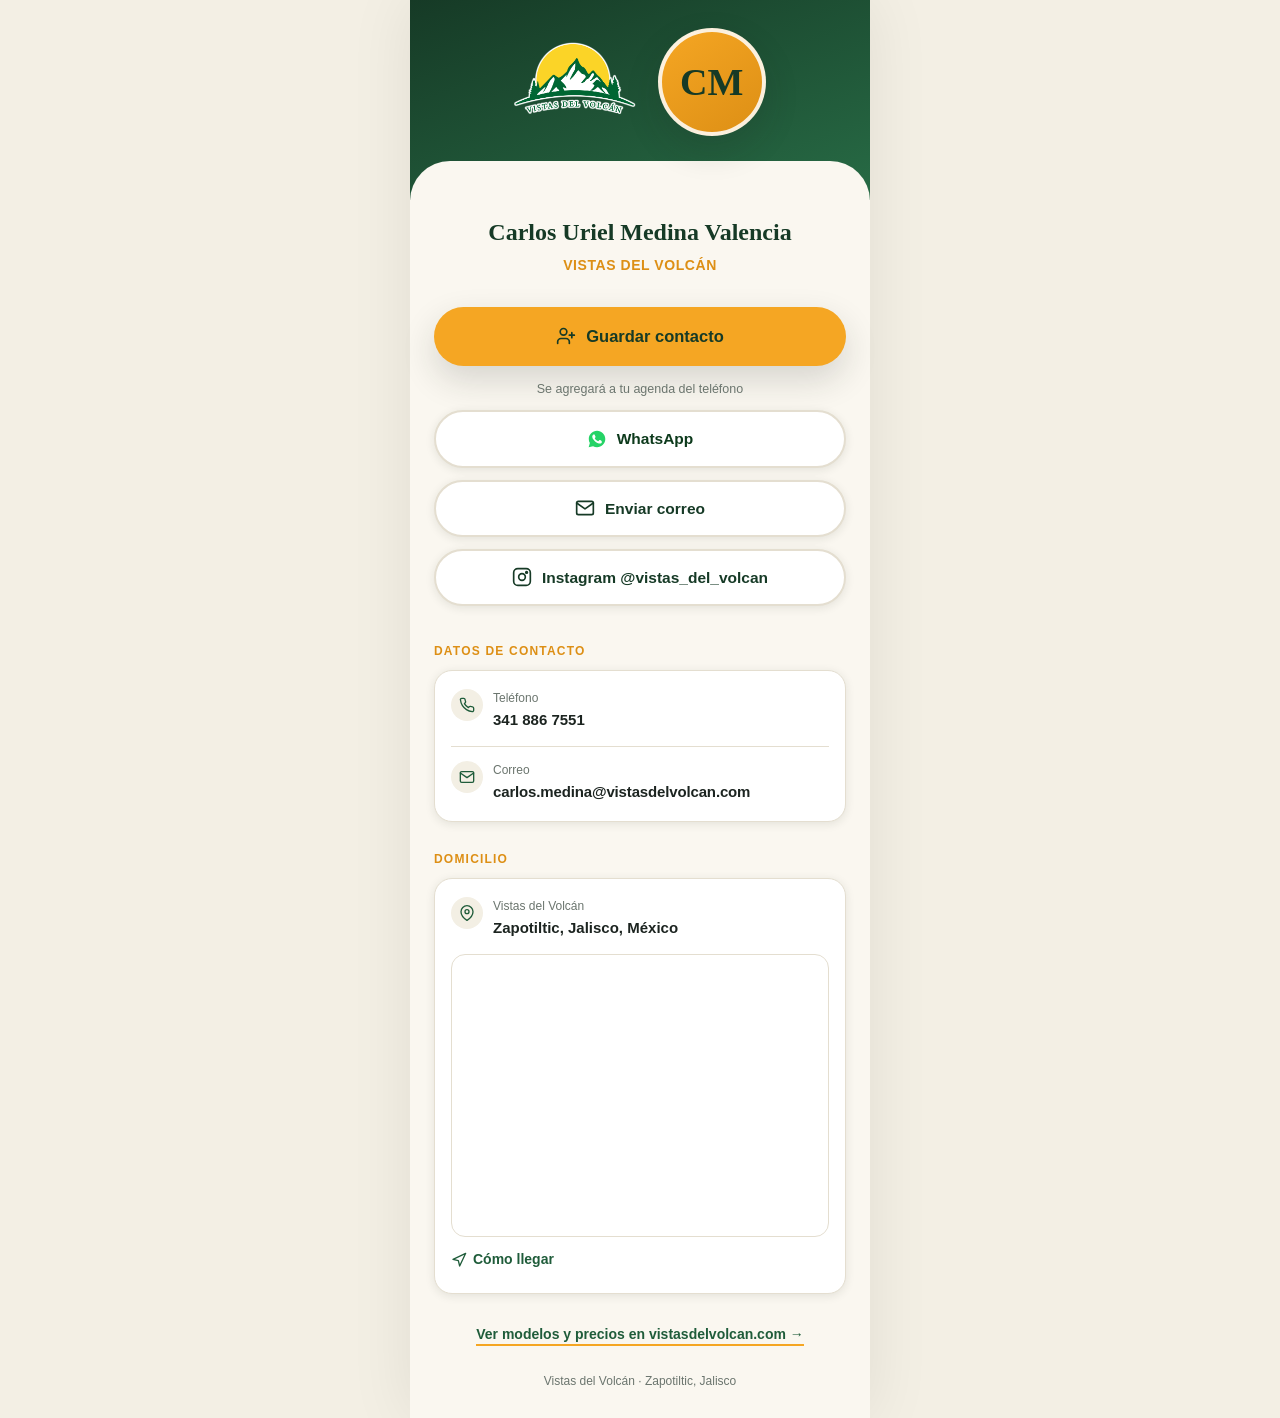
<file: tarjetacarlos/index.html>
<!DOCTYPE html>
<html lang="es-MX">
<head>
<meta charset="UTF-8">
<meta name="viewport" content="width=device-width, initial-scale=1.0, viewport-fit=cover">
<title>Carlos Medina — Vistas del Volcán</title>
<meta name="description" content="Tarjeta de presentación digital de Carlos Uriel Medina Valencia, Vistas del Volcán.">
<meta name="theme-color" content="#163a26">
<link rel="icon" href="../images/logo.png" type="image/png">
<link rel="apple-touch-icon" href="../images/logo.png">
<link rel="stylesheet" href="style.css">
</head>
<body>

<div class="page">

  <!-- HERO -->
  <div class="card-hero">
    <div class="hero-brand">
      <img class="card-logo" src="../images/logo-header.png" alt="Vistas del Volcán">
      <div class="avatar">CM</div>
    </div>
  </div>

  <!-- IDENTIDAD -->
  <div class="identity">
    <h1>Carlos Uriel Medina Valencia</h1>
    <span class="company">Vistas del Volcán</span>
  </div>

  <!-- ACCIONES -->
  <div class="actions">
    <a class="btn btn-primary" href="carlos-medina.vcf" download="Carlos Medina - Vistas del Volcan.vcf">
      <svg viewBox="0 0 24 24" fill="none" stroke="currentColor" stroke-width="2" stroke-linecap="round" stroke-linejoin="round"><path d="M16 21v-2a4 4 0 0 0-4-4H6a4 4 0 0 0-4 4v2"/><circle cx="9" cy="7" r="4"/><path d="M19 8v6M22 11h-6"/></svg>
      Guardar contacto
    </a>
    <p class="actions-note">Se agregará a tu agenda del teléfono</p>

    <a class="btn btn-secondary btn-whatsapp" href="https://wa.me/523418867551?text=Hola%20Carlos%2C%20vi%20tu%20tarjeta%20de%20Vistas%20del%20Volc%C3%A1n%20y%20me%20gustar%C3%ADa%20m%C3%A1s%20informaci%C3%B3n" target="_blank" rel="noopener">
      <svg viewBox="0 0 24 24" fill="currentColor"><path d="M12.04 2C6.58 2 2.13 6.45 2.13 11.91c0 1.79.47 3.47 1.28 4.93L2 22l5.28-1.38a9.9 9.9 0 0 0 4.76 1.21h.01c5.46 0 9.91-4.45 9.91-9.91C21.96 6.45 17.5 2 12.04 2Zm5.8 14.05c-.24.68-1.4 1.3-1.94 1.38-.5.08-1.12.11-1.8-.11-.42-.13-.96-.31-1.65-.6-2.9-1.25-4.8-4.17-4.94-4.36-.14-.19-1.18-1.57-1.18-3 0-1.42.75-2.12 1.02-2.41.27-.29.58-.36.78-.36.19 0 .39 0 .56.01.18.01.42-.07.66.5.24.58.82 2 .89 2.14.07.14.12.31.02.5-.09.19-.14.31-.28.48-.14.17-.29.37-.42.5-.14.14-.28.29-.12.57.16.28.71 1.17 1.53 1.9 1.05.94 1.94 1.23 2.22 1.37.28.14.44.12.6-.07.16-.19.68-.79.87-1.06.18-.28.37-.23.62-.14.25.09 1.6.75 1.87.89.28.14.46.21.53.32.07.12.07.68-.17 1.36Z"/></svg>
      WhatsApp
    </a>

    <a class="btn btn-secondary" href="mailto:carlos.medina@vistasdelvolcan.com">
      <svg viewBox="0 0 24 24" fill="none" stroke="currentColor" stroke-width="2" stroke-linecap="round" stroke-linejoin="round"><rect x="2" y="4" width="20" height="16" rx="2"/><path d="m22 6-10 7L2 6"/></svg>
      Enviar correo
    </a>

    <a class="btn btn-secondary" href="https://www.instagram.com/vistas_del_volcan" target="_blank" rel="noopener">
      <svg viewBox="0 0 24 24" fill="none" stroke="currentColor" stroke-width="2" stroke-linecap="round" stroke-linejoin="round"><rect x="2" y="2" width="20" height="20" rx="5"/><circle cx="12" cy="12" r="4"/><circle cx="17.5" cy="6.5" r="1"/></svg>
      Instagram @vistas_del_volcan
    </a>
  </div>

  <!-- DATOS DE CONTACTO -->
  <div class="section">
    <span class="section-tag">Datos de contacto</span>
    <div class="info-card">
      <div class="info-row">
        <span class="info-icon"><svg viewBox="0 0 24 24" fill="none" stroke="currentColor" stroke-width="2" stroke-linecap="round" stroke-linejoin="round"><path d="M22 16.92v3a2 2 0 0 1-2.18 2 19.79 19.79 0 0 1-8.63-3.07 19.5 19.5 0 0 1-6-6 19.79 19.79 0 0 1-3.07-8.67A2 2 0 0 1 4.11 2h3a2 2 0 0 1 2 1.72c.13.96.35 1.9.66 2.81a2 2 0 0 1-.45 2.11L8.09 9.91a16 16 0 0 0 6 6l1.27-1.27a2 2 0 0 1 2.11-.45c.91.31 1.85.53 2.81.66A2 2 0 0 1 22 16.92Z"/></svg></span>
        <div>
          <span class="lbl">Teléfono</span>
          <span class="val">341 886 7551</span>
        </div>
      </div>
      <div class="info-row">
        <span class="info-icon"><svg viewBox="0 0 24 24" fill="none" stroke="currentColor" stroke-width="2" stroke-linecap="round" stroke-linejoin="round"><rect x="2" y="4" width="20" height="16" rx="2"/><path d="m22 6-10 7L2 6"/></svg></span>
        <div>
          <span class="lbl">Correo</span>
          <span class="val val-tight">carlos.medina@vistasdelvolcan.com</span>
        </div>
      </div>
    </div>
  </div>

  <!-- UBICACION -->
  <div class="section">
    <span class="section-tag">Domicilio</span>
    <div class="info-card">
      <div class="info-row">
        <span class="info-icon"><svg viewBox="0 0 24 24" fill="none" stroke="currentColor" stroke-width="2" stroke-linecap="round" stroke-linejoin="round"><path d="M21 10c0 7-9 13-9 13s-9-6-9-13a9 9 0 0 1 18 0Z"/><circle cx="12" cy="10" r="3"/></svg></span>
        <div>
          <span class="lbl">Vistas del Volcán</span>
          <span class="val">Zapotiltic, Jalisco, México</span>
        </div>
      </div>
      <div class="map-frame">
        <iframe src="https://maps.google.com/maps?q=19.6307422,-103.437534&z=16&output=embed" loading="lazy" referrerpolicy="no-referrer-when-downgrade" title="Ubicación de Vistas del Volcán en el mapa"></iframe>
      </div>
      <a class="directions-link" href="https://maps.app.goo.gl/Pgx31Mu6WscL9Sg6A" target="_blank" rel="noopener">
        <svg viewBox="0 0 24 24" fill="none" stroke="currentColor" stroke-width="2" stroke-linecap="round" stroke-linejoin="round"><path d="M3 11l19-9-9 19-2-8-8-2Z"/></svg>
        Cómo llegar
      </a>
    </div>
  </div>

  <!-- SITIO WEB -->
  <div class="site-link">
    <a href="https://vistasdelvolcan.com">Ver modelos y precios en vistasdelvolcan.com →</a>
  </div>

  <p class="footer-note">Vistas del Volcán · Zapotiltic, Jalisco</p>

</div>

</body>
</html>
</file>
<file: tarjetacarlos/style.css>
/* Vistas del Volcán — Tarjeta de presentación digital (NFC) */

:root {
  --green-900: #163a26;
  --green-800: #1f5c3a;
  --green-700: #276b45;
  --gold-500: #f5a623;
  --gold-600: #dd8f15;
  --cream-50: #faf7f0;
  --cream-100: #f3efe4;
  --ink-900: #1c2420;
  --ink-700: #3c463f;
  --ink-500: #6b756e;
  --line: #e4ded0;
  --white: #ffffff;
  --shadow-sm: 0 2px 10px rgba(28, 36, 32, 0.10);
  --shadow-md: 0 14px 34px rgba(28, 36, 32, 0.16);
  --radius: 18px;
}

* { box-sizing: border-box; }

html {
  -webkit-text-size-adjust: 100%;
}

body {
  margin: 0;
  font-family: "Inter", "Helvetica Neue", Arial, sans-serif;
  color: var(--ink-900);
  background: var(--cream-100);
  line-height: 1.5;
  -webkit-font-smoothing: antialiased;
}

img { max-width: 100%; display: block; }
a { color: inherit; text-decoration: none; }
p { margin: 0; }

.page {
  max-width: 460px;
  margin: 0 auto;
  min-height: 100vh;
  background: var(--cream-50);
  box-shadow: 0 0 60px rgba(0,0,0,0.08);
  padding-bottom: max(28px, env(safe-area-inset-bottom));
}

/* Hero */
.card-hero {
  background: linear-gradient(160deg, var(--green-900), var(--green-700));
  padding: max(28px, env(safe-area-inset-top)) 24px 64px;
  text-align: center;
  position: relative;
}

.card-hero::after {
  content: "";
  position: absolute;
  inset: auto 0 -1px 0;
  height: 40px;
  background: var(--cream-50);
  border-radius: 40px 40px 0 0;
}

.hero-brand {
  display: flex;
  align-items: center;
  justify-content: center;
  gap: 20px;
}

.card-logo {
  height: 84px;
  width: auto;
}

.avatar {
  width: 108px;
  height: 108px;
  flex: none;
  border-radius: 50%;
  background: linear-gradient(145deg, var(--gold-500), var(--gold-600));
  display: flex;
  align-items: center;
  justify-content: center;
  font-family: Georgia, "Times New Roman", serif;
  font-size: 38px;
  font-weight: 700;
  color: var(--green-900);
  border: 4px solid rgba(255,255,255,0.85);
  box-shadow: var(--shadow-md);
  position: relative;
  z-index: 2;
}

/* Identity */
.identity {
  position: relative;
  z-index: 2;
  text-align: center;
  padding: 18px 28px 8px;
}

.identity h1 {
  font-family: Georgia, "Times New Roman", serif;
  font-size: 24px;
  line-height: 1.2;
  color: var(--green-900);
  margin: 0 0 6px;
}

.identity .company {
  display: inline-flex;
  align-items: center;
  gap: 6px;
  font-size: 14px;
  font-weight: 700;
  letter-spacing: 0.04em;
  color: var(--gold-600);
  text-transform: uppercase;
}

/* Actions */
.actions {
  padding: 22px 24px 8px;
  display: flex;
  flex-direction: column;
  gap: 12px;
}

.btn {
  display: flex;
  align-items: center;
  justify-content: center;
  gap: 10px;
  width: 100%;
  padding: 15px 20px;
  border-radius: 999px;
  font-weight: 700;
  font-size: 15.5px;
  border: 2px solid transparent;
  cursor: pointer;
  transition: transform 0.15s ease, box-shadow 0.15s ease, background 0.15s ease;
  min-height: 52px;
}

.btn:active { transform: scale(0.98); }

.btn svg { width: 20px; height: 20px; flex: none; }

.btn-primary {
  background: var(--gold-500);
  color: var(--green-900);
  box-shadow: var(--shadow-md);
  font-size: 16.5px;
}
.btn-primary:hover { background: var(--gold-600); }

.btn-secondary {
  background: var(--white);
  color: var(--green-900);
  border-color: var(--line);
  box-shadow: var(--shadow-sm);
  font-weight: 600;
}

.btn-whatsapp { color: #0d3a1c; }
.btn-whatsapp svg { color: #25D366; }

.actions-note {
  text-align: center;
  font-size: 12.5px;
  color: var(--ink-500);
  margin-top: 2px;
}

/* Section blocks */
.section {
  padding: 28px 24px 0;
}

.section-tag {
  display: block;
  font-size: 12px;
  font-weight: 700;
  letter-spacing: 0.1em;
  text-transform: uppercase;
  color: var(--gold-600);
  margin-bottom: 10px;
}

.info-card {
  background: var(--white);
  border: 1px solid var(--line);
  border-radius: var(--radius);
  padding: 18px 16px;
  box-shadow: var(--shadow-sm);
}

.info-row {
  display: flex;
  align-items: flex-start;
  gap: 10px;
}
.info-row > div {
  min-width: 0;
}
.info-row + .info-row {
  margin-top: 14px;
  padding-top: 14px;
  border-top: 1px solid var(--line);
}

.info-icon {
  width: 32px;
  height: 32px;
  flex: none;
  border-radius: 50%;
  background: var(--cream-100);
  color: var(--green-800);
  display: flex;
  align-items: center;
  justify-content: center;
}
.info-icon svg { width: 16px; height: 16px; }

.info-row .lbl {
  display: block;
  font-size: 12px;
  color: var(--ink-500);
  margin-bottom: 2px;
}
.info-row .val {
  display: block;
  font-size: 15px;
  font-weight: 600;
  color: var(--ink-900);
  overflow-wrap: anywhere;
}
.info-row .val.val-tight {
  font-size: clamp(11px, 3.6vw, 15px);
  letter-spacing: -0.01em;
  white-space: nowrap;
}

.map-frame {
  margin-top: 14px;
  border-radius: calc(var(--radius) - 4px);
  overflow: hidden;
  border: 1px solid var(--line);
  aspect-ratio: 4 / 3;
}
.map-frame iframe {
  width: 100%;
  height: 100%;
  border: 0;
}

.directions-link {
  display: inline-flex;
  align-items: center;
  gap: 6px;
  margin-top: 12px;
  font-size: 14px;
  font-weight: 700;
  color: var(--green-800);
}
.directions-link svg { width: 16px; height: 16px; }

/* Site link footer */
.site-link {
  margin: 28px 24px 0;
  text-align: center;
}
.site-link a {
  font-size: 14px;
  font-weight: 700;
  color: var(--green-800);
  border-bottom: 2px solid var(--gold-500);
  padding-bottom: 2px;
}

.footer-note {
  text-align: center;
  font-size: 12px;
  color: var(--ink-500);
  padding: 26px 24px 0;
}
</file>
